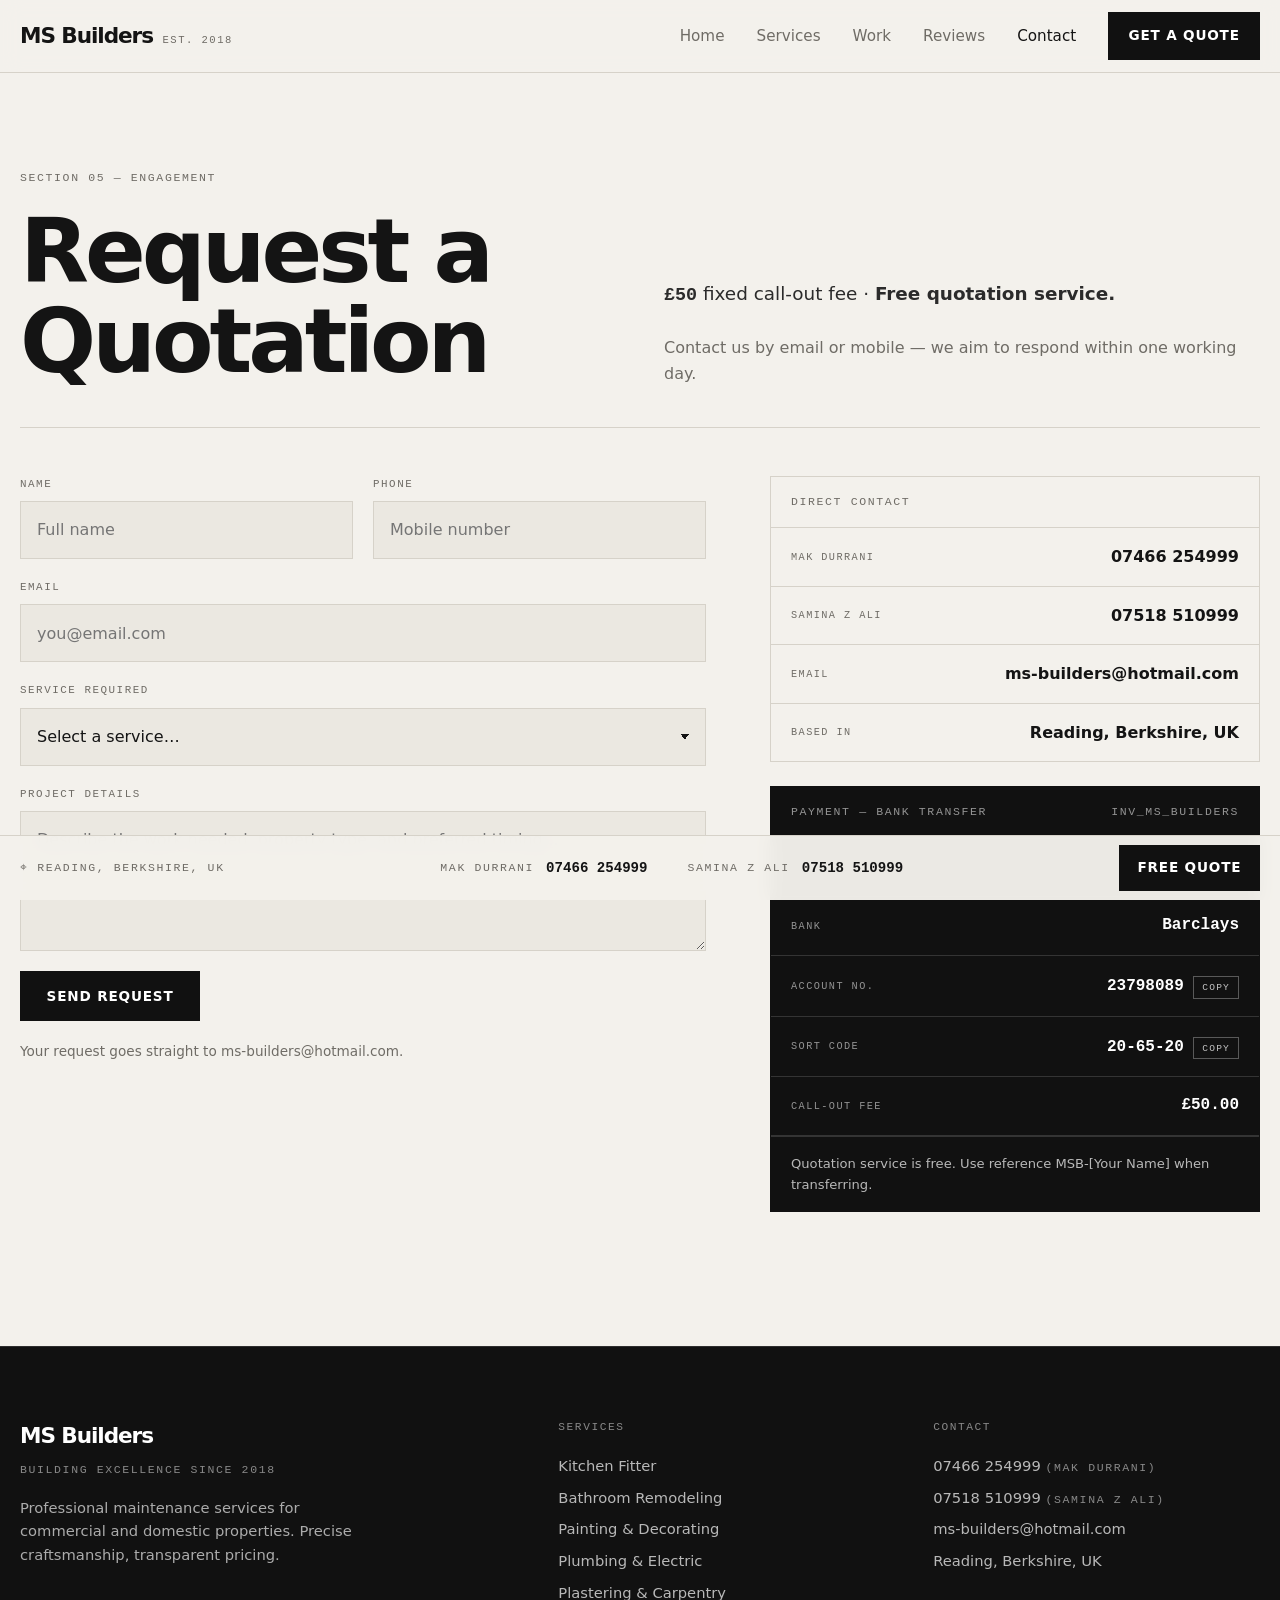
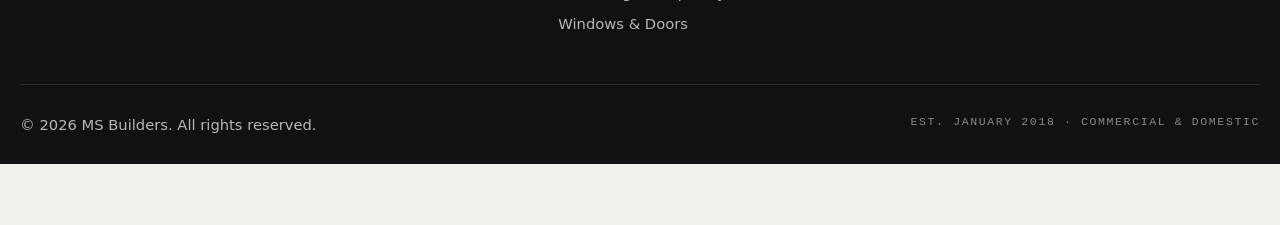
<file: contact.html>
<!DOCTYPE html>
<html lang="en-GB">
<head>
  <meta charset="UTF-8" />
  <meta http-equiv="Content-Security-Policy" content="default-src 'self'; script-src 'self'; style-src 'self' 'unsafe-inline' https://fonts.googleapis.com; font-src https://fonts.gstatic.com; img-src 'self' data: https://media.base44.com; connect-src https://formsubmit.co; form-action 'self' https://formsubmit.co; base-uri 'self'; object-src 'none'; upgrade-insecure-requests" />
  <meta name="referrer" content="strict-origin-when-cross-origin" />
  <meta name="viewport" content="width=device-width, initial-scale=1.0" />
  <title>Contact &amp; Payment — MS Builders | Reading, Berkshire</title>
  <meta name="description" content="Request a free quotation from MS Builders. £50 call-out fee. Contact MAK Durrani on 07466 254999 or Samina Z Ali on 07518 510999." />
  <link rel="preconnect" href="https://fonts.googleapis.com" />
  <link rel="preconnect" href="https://fonts.gstatic.com" crossorigin />
  <link href="https://fonts.googleapis.com/css2?family=Inter:wght@400;500;600&family=Inter+Tight:wght@600;700;800&family=JetBrains+Mono:wght@400;500;600&display=swap" rel="stylesheet" />
  <link rel="stylesheet" href="styles.css?v=4" />
</head>
<body data-page="contact">
  <main>
    <section class="page-head" style="padding-bottom:0">
      <div class="container">
        <div class="contact-intro">
          <div>
            <span class="mono">Section 05 — Engagement</span>
            <h1 style="margin-top:1.25rem">Request a Quotation</h1>
          </div>
          <div>
            <p class="lead"><b>£50</b> fixed call-out fee · <strong>Free quotation service.</strong></p>
            <p class="dim">Contact us by email or mobile — we aim to respond within one working day.</p>
          </div>
        </div>
      </div>
    </section>

    <section style="padding-bottom:110px">
      <div class="container contact-grid">
        <form data-quote-form>
          <div class="row-2">
            <div class="field"><label for="q-name">Name</label><input id="q-name" name="name" placeholder="Full name" required minlength="2" maxlength="80" autocomplete="name" /></div>
            <div class="field"><label for="q-phone">Phone</label><input id="q-phone" name="phone" type="tel" placeholder="Mobile number" required maxlength="20" pattern="[0-9 +\(\)\-]{10,20}" title="Please enter a valid phone number" autocomplete="tel" /></div>
          </div>
          <div class="field"><label for="q-email">Email</label><input id="q-email" name="email" type="email" placeholder="you@email.com" maxlength="120" autocomplete="email" /></div>
          <div class="field"><label for="q-svc">Service required</label><select id="q-svc" name="service" required><option value="">Select a service…</option></select></div>
          <div class="field"><label for="q-msg">Project details</label><textarea id="q-msg" name="message" placeholder="Describe the work needed, property type, and preferred timing…" maxlength="2000"></textarea></div>
          <div><button type="submit" class="btn btn-dark">Send Request</button></div>
          <input type="text" name="_honey" tabindex="-1" autocomplete="off" aria-hidden="true" style="position:absolute;left:-9999px" />
          <p class="form-note">Your request goes straight to ms-builders@hotmail.com.</p>
        </form>

        <aside>
          <div class="side-block">
            <span class="mono">Direct contact</span>
            <a class="side-row" href="tel:+447466254999"><span class="mono">MAK Durrani</span><strong>07466 254999</strong></a>
            <a class="side-row" href="tel:+447518510999"><span class="mono">Samina Z Ali</span><strong>07518 510999</strong></a>
            <a class="side-row" href="mailto:ms-builders@hotmail.com"><span class="mono">Email</span><strong>ms-builders@hotmail.com</strong></a>
            <div class="side-row"><span class="mono">Based in</span><strong>Reading, Berkshire, UK</strong></div>
          </div>

          <div class="side-block bank" id="payment">
            <span class="mono"><span>Payment — Bank transfer</span><span>INV_MS_BUILDERS</span></span>
            <div class="side-row"><span class="mono">Account holder</span><strong>MS Builders</strong></div>
            <div class="side-row"><span class="mono">Bank</span><strong>Barclays</strong></div>
            <div class="side-row"><span class="mono">Account no.</span><span><strong>23798089</strong><button class="copy" data-copy="23798089">Copy</button></span></div>
            <div class="side-row"><span class="mono">Sort code</span><span><strong>20-65-20</strong><button class="copy" data-copy="20-65-20">Copy</button></span></div>
            <div class="side-row"><span class="mono">Call-out fee</span><strong>£50.00</strong></div>
            <p class="bank-note">Quotation service is free. Use reference MSB-[Your Name] when transferring.</p>
          </div>
        </aside>
      </div>
    </section>
  </main>
  <script src="script.js?v=4"></script>
</body>
</html>
</file>
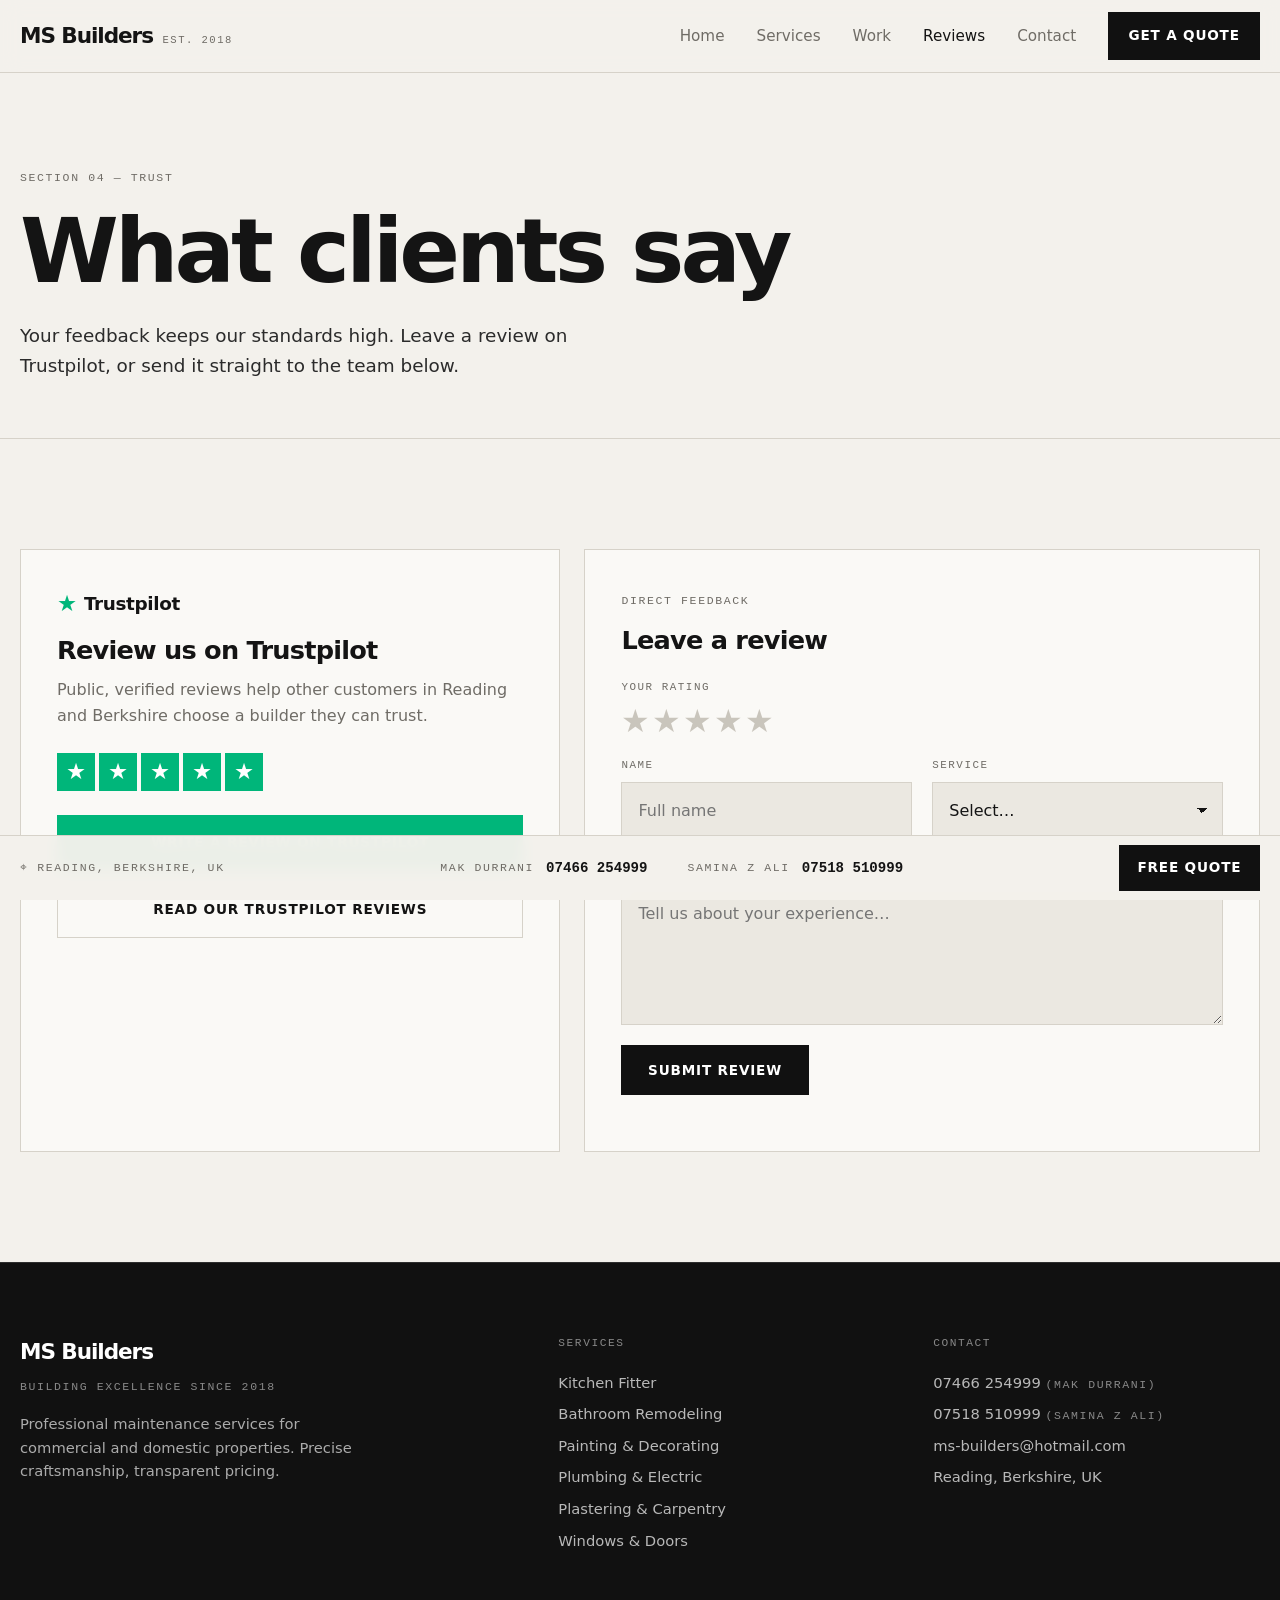
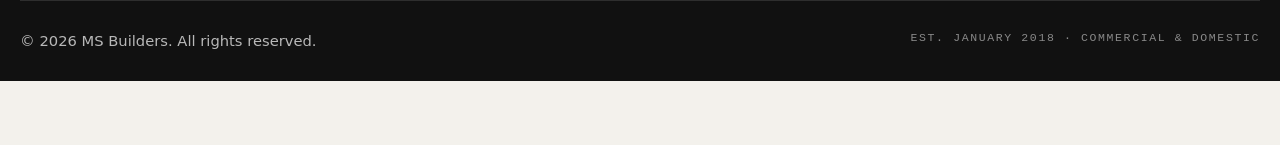
<file: reviews.html>
<!DOCTYPE html>
<html lang="en-GB">
<head>
  <meta charset="UTF-8" />
  <meta http-equiv="Content-Security-Policy" content="default-src 'self'; script-src 'self'; style-src 'self' 'unsafe-inline' https://fonts.googleapis.com; font-src https://fonts.gstatic.com; img-src 'self' data: https://media.base44.com; connect-src https://formsubmit.co; form-action 'self' https://formsubmit.co; base-uri 'self'; object-src 'none'; upgrade-insecure-requests" />
  <meta name="referrer" content="strict-origin-when-cross-origin" />
  <meta name="viewport" content="width=device-width, initial-scale=1.0" />
  <title>Reviews — MS Builders | Reading, Berkshire</title>
  <meta name="description" content="Leave a review for MS Builders on Trustpilot or directly with the team." />
  <link rel="preconnect" href="https://fonts.googleapis.com" />
  <link rel="preconnect" href="https://fonts.gstatic.com" crossorigin />
  <link href="https://fonts.googleapis.com/css2?family=Inter:wght@400;500;600&family=Inter+Tight:wght@600;700;800&family=JetBrains+Mono:wght@400;500;600&display=swap" rel="stylesheet" />
  <link rel="stylesheet" href="styles.css?v=4" />
</head>
<body data-page="reviews">
  <main>
    <section class="page-head">
      <div class="container">
        <span class="mono">Section 04 — Trust</span>
        <h1>What clients say</h1>
        <p class="lead">Your feedback keeps our standards high. Leave a review on Trustpilot, or send it straight to the team below.</p>
      </div>
    </section>

    <section class="section" id="leave">
      <div class="container reviews-grid">
        <div class="card">
          <div class="tp-brand"><i>★</i> Trustpilot</div>
          <h3>Review us on Trustpilot</h3>
          <p>Public, verified reviews help other customers in Reading and Berkshire choose a builder they can trust.</p>
          <div class="tp-stars" aria-hidden="true"><span>★</span><span>★</span><span>★</span><span>★</span><span>★</span></div>
          <div class="tp-actions">
            <a data-trustpilot class="btn btn-tp">Write a review on Trustpilot</a>
            <a data-trustpilot class="btn" style="border-color:var(--line)">Read our Trustpilot reviews</a>
          </div>
        </div>

        <div class="card">
          <span class="mono">Direct feedback</span>
          <h3>Leave a review</h3>
          <form id="reviewForm" style="margin-top:1.5rem">
            <div class="field">
              <label>Your rating</label>
              <div class="star-input" id="starInput" role="radiogroup" aria-label="Rating">
                <button type="button" data-v="1" aria-label="1 star">★</button>
                <button type="button" data-v="2" aria-label="2 stars">★</button>
                <button type="button" data-v="3" aria-label="3 stars">★</button>
                <button type="button" data-v="4" aria-label="4 stars">★</button>
                <button type="button" data-v="5" aria-label="5 stars">★</button>
              </div>
            </div>
            <div class="row-2">
              <div class="field"><label for="rv-name">Name</label><input id="rv-name" name="name" placeholder="Full name" required maxlength="80" /></div>
              <div class="field"><label for="rv-svc">Service</label><select id="rv-svc" name="service"><option value="">Select…</option></select></div>
            </div>
            <div class="field"><label for="rv-text">Your review</label><textarea id="rv-text" name="review" placeholder="Tell us about your experience…" required maxlength="2000"></textarea></div>
            <div><button type="submit" class="btn btn-dark">Submit Review</button></div>
            <p class="form-note" id="reviewNote"></p>
          </form>
        </div>
      </div>
    </section>
  </main>
  <script src="script.js?v=4"></script>
</body>
</html>
</file>
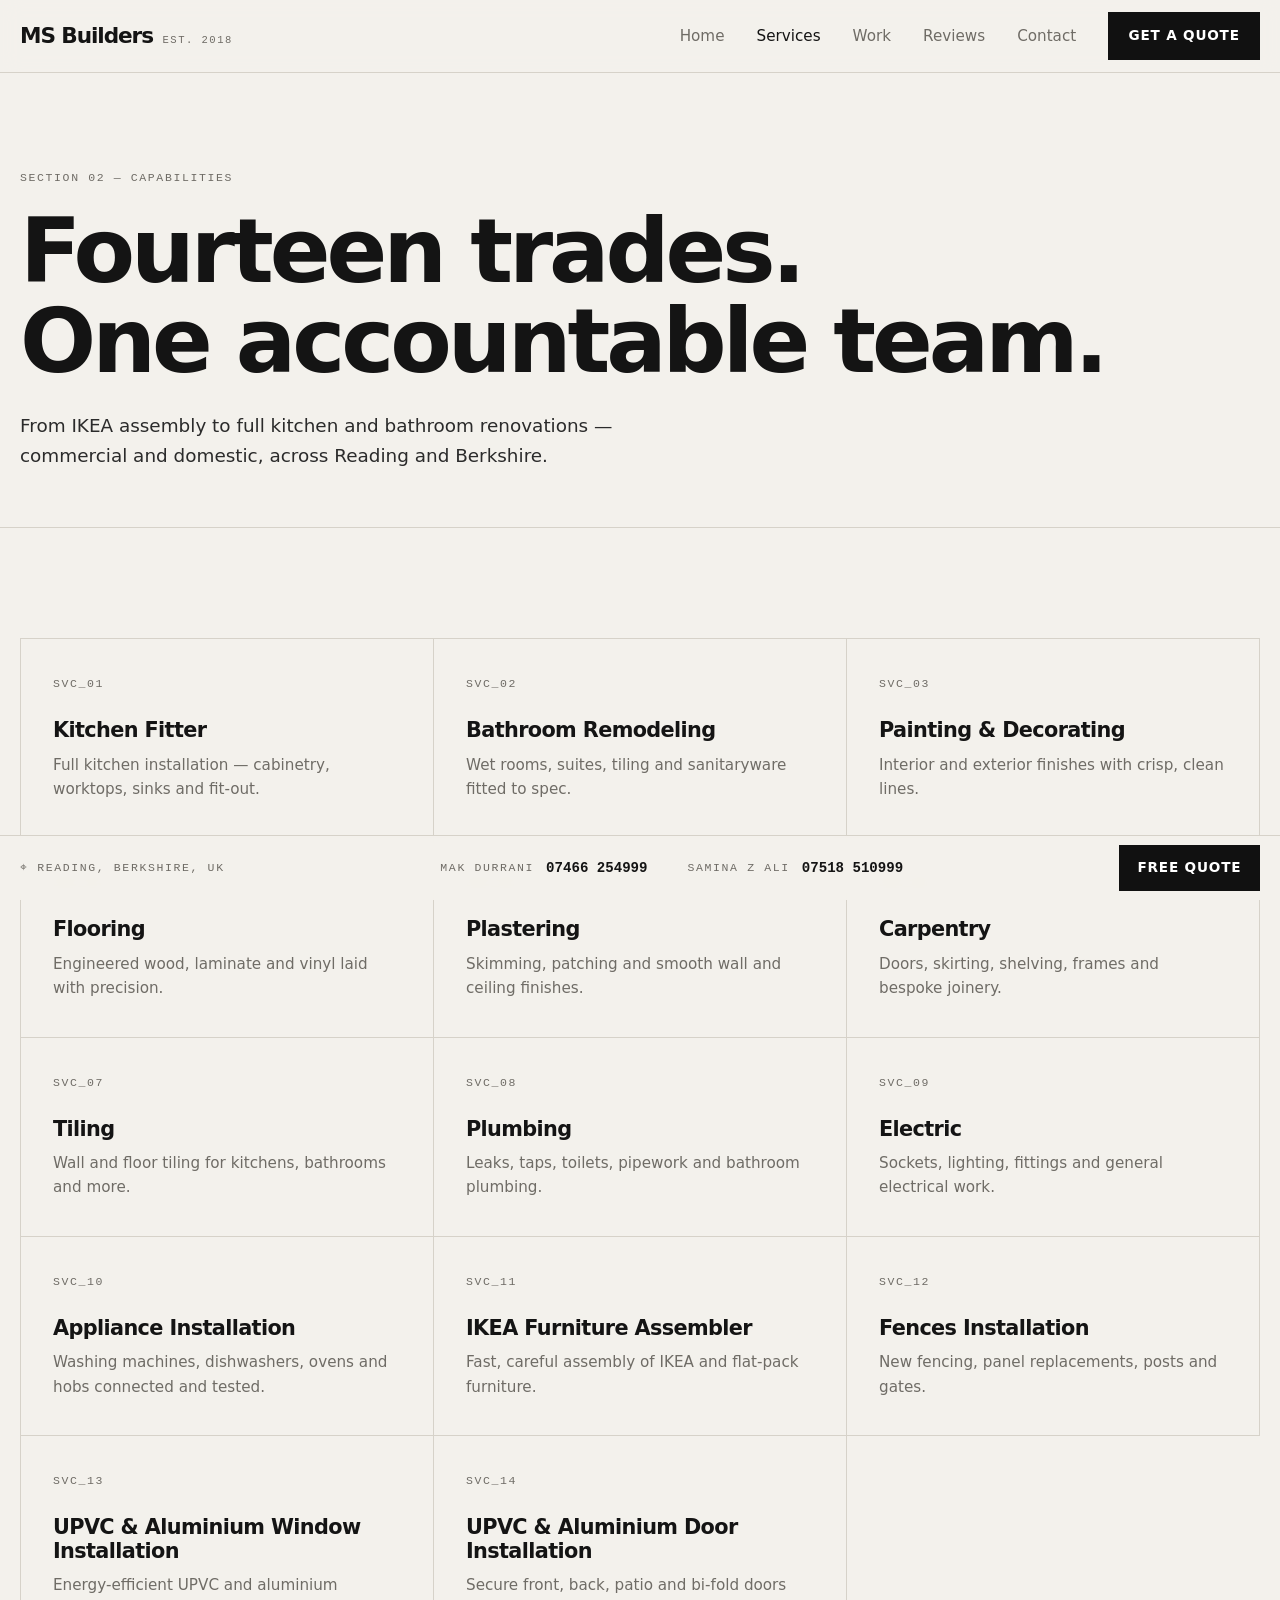
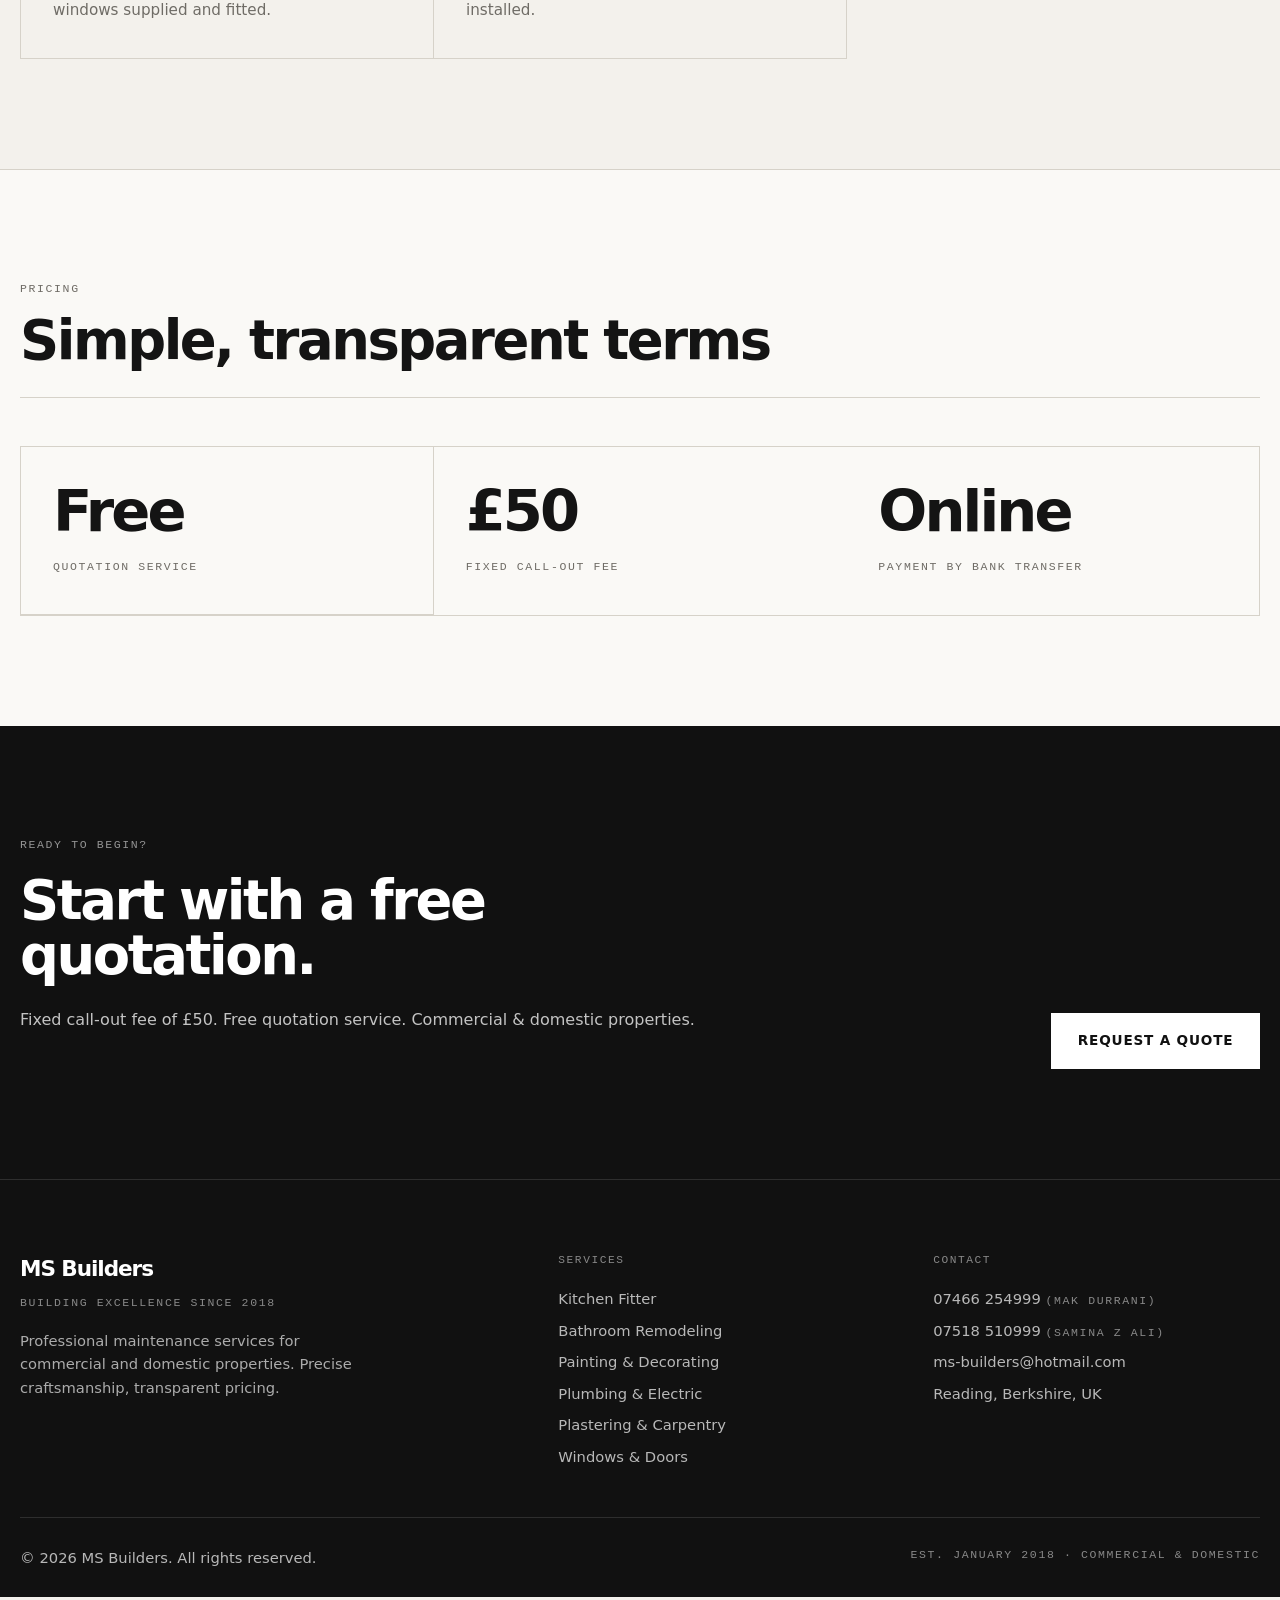
<file: services.html>
<!DOCTYPE html>
<html lang="en-GB">
<head>
  <meta charset="UTF-8" />
  <meta http-equiv="Content-Security-Policy" content="default-src 'self'; script-src 'self'; style-src 'self' 'unsafe-inline' https://fonts.googleapis.com; font-src https://fonts.gstatic.com; img-src 'self' data: https://media.base44.com; connect-src https://formsubmit.co; form-action 'self' https://formsubmit.co; base-uri 'self'; object-src 'none'; upgrade-insecure-requests" />
  <meta name="referrer" content="strict-origin-when-cross-origin" />
  <meta name="viewport" content="width=device-width, initial-scale=1.0" />
  <title>Services — MS Builders | Reading, Berkshire</title>
  <meta name="description" content="Kitchen fitting, bathroom remodeling, painting, flooring, plastering, carpentry, tiling, plumbing, electrics, windows, doors and more in Reading, Berkshire." />
  <link rel="preconnect" href="https://fonts.googleapis.com" />
  <link rel="preconnect" href="https://fonts.gstatic.com" crossorigin />
  <link href="https://fonts.googleapis.com/css2?family=Inter:wght@400;500;600&family=Inter+Tight:wght@600;700;800&family=JetBrains+Mono:wght@400;500;600&display=swap" rel="stylesheet" />
  <link rel="stylesheet" href="styles.css?v=4" />
</head>
<body data-page="services">
  <main>
    <section class="page-head">
      <div class="container">
        <span class="mono">Section 02 — Capabilities</span>
        <h1>Fourteen trades.<br />One accountable team.</h1>
        <p class="lead">From IKEA assembly to full kitchen and bathroom renovations — commercial and domestic, across Reading and Berkshire.</p>
      </div>
    </section>

    <section class="section">
      <div class="container">
        <div class="grid-box three" data-services></div>
      </div>
    </section>

    <section class="section alt">
      <div class="container">
        <div class="section-top">
          <div><span class="mono">Pricing</span><h2>Simple, transparent terms</h2></div>
        </div>
        <div class="stats" style="grid-template-columns:repeat(3,1fr)">
          <div><b>Free</b><span class="mono">Quotation service</span></div>
          <div><b>£50</b><span class="mono">Fixed call-out fee</span></div>
          <div style="border-right:0"><b>Online</b><span class="mono">Payment by bank transfer</span></div>
        </div>
      </div>
    </section>

    <section class="cta">
      <div class="container cta-inner">
        <div>
          <span class="mono">Ready to begin?</span>
          <h2>Start with a free quotation.</h2>
          <p>Fixed call-out fee of £50. Free quotation service. Commercial &amp; domestic properties.</p>
        </div>
        <a href="contact.html" class="btn btn-light">Request a Quote</a>
      </div>
    </section>
  </main>
  <script src="script.js?v=4"></script>
</body>
</html>
</file>
<file: styles.css>
:root {
  --bg: #f3f1ec;
  --bg-2: #ebe8e1;
  --paper: #faf9f6;
  --ink: #141414;
  --ink-2: #2b2b2b;
  --muted: #6f6c66;
  --line: #d6d2c9;
  --dark: #111111;
  --accent: #c2410c;
  --tp: #00b67a;
  --head: "Inter Tight", "Inter", system-ui, sans-serif;
  --body: "Inter", system-ui, sans-serif;
  --mono: "JetBrains Mono", ui-monospace, Menlo, monospace;
}

* { box-sizing: border-box; margin: 0; padding: 0; }
html { scroll-behavior: smooth; }
body { font-family: var(--body); background: var(--bg); color: var(--ink); line-height: 1.6; padding-bottom: 64px; -webkit-font-smoothing: antialiased; }
img { display: block; max-width: 100%; }
a { color: inherit; text-decoration: none; }
.container { width: min(1240px, 100% - 32px); margin-inline: auto; }

h1, h2, h3 { font-family: var(--head); font-weight: 700; letter-spacing: -0.045em; line-height: 1; color: var(--ink); }
h1 { font-size: clamp(2.8rem, 7vw, 5.6rem); }
h2 { font-size: clamp(2rem, 4.4vw, 3.4rem); }
h3 { font-size: 1.3rem; letter-spacing: -0.03em; line-height: 1.15; }
p { color: var(--ink-2); }

.mono { font-family: var(--mono); font-size: .72rem; letter-spacing: .14em; text-transform: uppercase; color: var(--muted); }
.lead { font-size: 1.15rem; line-height: 1.65; }
.dim { color: var(--muted); }

/* Buttons */
.btn { display: inline-flex; align-items: center; justify-content: center; gap: .6rem; padding: 1rem 1.6rem; font-family: var(--body); font-weight: 600; font-size: .85rem; letter-spacing: .06em; text-transform: uppercase; border: 1px solid var(--dark); cursor: pointer; transition: background .2s, color .2s; }
.btn-dark { background: var(--dark); color: #fff; }
.btn-dark:hover { background: #333; }
.btn-light { background: #fff; color: var(--dark); border-color: #fff; }
.btn-light:hover { background: var(--bg); }
.btn-ghost { background: transparent; color: #fff; border-color: rgba(255,255,255,.55); }
.btn-ghost:hover { background: rgba(255,255,255,.12); }
.btn-tp { background: var(--tp); border-color: var(--tp); color: #fff; }
.btn-tp:hover { background: #009966; }
.link-arrow { font-weight: 600; font-size: .8rem; letter-spacing: .08em; text-transform: uppercase; white-space: nowrap; }
.link-arrow:hover { text-decoration: underline; text-underline-offset: 4px; }

/* Header */
.header { position: sticky; top: 0; z-index: 50; background: rgba(243,241,236,.92); backdrop-filter: blur(10px); border-bottom: 1px solid var(--line); }
.header-inner { display: flex; align-items: center; justify-content: space-between; height: 72px; gap: 1rem; }
.logo { display: flex; align-items: baseline; gap: .6rem; }
.logo b { font-family: var(--head); font-size: 1.35rem; letter-spacing: -0.05em; }
.logo span { font-family: var(--mono); font-size: .66rem; letter-spacing: .14em; color: var(--muted); text-transform: uppercase; }
.nav { display: flex; align-items: center; gap: 2rem; }
.nav a:not(.btn) { color: var(--muted); font-size: .95rem; font-weight: 500; transition: color .2s; }
.nav a:not(.btn):hover, .nav a.active { color: var(--ink); }
.nav .btn { padding: .75rem 1.2rem; }
.nav-toggle { display: none; background: none; border: 0; cursor: pointer; padding: 8px; }
.nav-toggle span { display: block; width: 24px; height: 2px; background: var(--ink); margin: 5px 0; transition: .25s; }

/* Hero */
.hero { position: relative; min-height: min(calc(100vh - 72px), 920px); display: flex; align-items: flex-end; color: #fff; overflow: hidden; }
.hero-bg { position: absolute; inset: 0; background-size: cover; background-position: center; transform: scale(1.03); }
.hero::before { content: ""; position: absolute; inset: 0; z-index: 1; background: linear-gradient(180deg, rgba(10,10,10,.55) 0%, rgba(10,10,10,.45) 45%, rgba(10,10,10,.82) 100%); }
.hero-inner { position: relative; z-index: 2; padding: 120px 0 56px; }
.hero .mono { color: rgba(255,255,255,.8); display: flex; align-items: center; gap: 1rem; margin-bottom: 1.5rem; }
.hero .mono::before { content: ""; width: 40px; height: 1px; background: rgba(255,255,255,.7); }
.hero h1 { color: #fff; max-width: 900px; }
.hero p { color: rgba(255,255,255,.88); max-width: 620px; margin: 1.6rem 0 2.2rem; font-size: 1.15rem; }
.hero-actions { display: flex; gap: 1rem; flex-wrap: wrap; }
.hero-contacts { display: grid; grid-template-columns: repeat(4, 1fr); margin-top: 4rem; border: 1px solid rgba(255,255,255,.22); background: rgba(20,20,20,.35); backdrop-filter: blur(6px); }
.hero-contacts > a, .hero-contacts > div { padding: 1.1rem 1.25rem; border-right: 1px solid rgba(255,255,255,.22); }
.hero-contacts > :last-child { border-right: 0; }
.hero-contacts .mono { margin: 0 0 .35rem; color: rgba(255,255,255,.6); font-size: .65rem; }
.hero-contacts .mono::before { display: none; }
.hero-contacts strong { font-family: var(--mono); font-size: .9rem; font-weight: 600; word-break: break-word; }
.hero-contacts a:hover strong { text-decoration: underline; }

/* Sections */
.section { padding: 110px 0; border-top: 1px solid var(--line); }
.section.alt { background: var(--paper); }
.section-top { display: flex; align-items: flex-end; justify-content: space-between; gap: 2rem; padding-bottom: 1.75rem; margin-bottom: 3rem; border-bottom: 1px solid var(--line); }
.section-top .mono { display: block; margin-bottom: 1rem; }
.page-head { padding: 96px 0 56px; }
.page-head .mono { display: block; margin-bottom: 1.25rem; }
.page-head p { max-width: 640px; margin-top: 1.5rem; }

/* Practice */
.practice { display: grid; grid-template-columns: 1.05fr 1fr; gap: 5rem; align-items: start; }
.practice h2 { margin: 1rem 0 1.75rem; }
.practice p + p { margin-top: 1.1rem; }
.stats { display: grid; grid-template-columns: 1fr 1fr; border: 1px solid var(--line); }
.stats div { padding: 2.25rem 2rem; border-right: 1px solid var(--line); border-bottom: 1px solid var(--line); }
.stats div:nth-child(2n) { border-right: 0; }
.stats div:nth-last-child(-n+2) { border-bottom: 0; }
.stats b { display: block; font-family: var(--head); font-size: clamp(2.6rem, 5vw, 3.6rem); letter-spacing: -0.05em; line-height: 1; margin-bottom: .75rem; }

/* Services grid */
.grid-box { display: grid; grid-template-columns: repeat(2, 1fr); border-top: 1px solid var(--line); border-left: 1px solid var(--line); }
.grid-box.three { grid-template-columns: repeat(3, 1fr); }
.svc { padding: 2.25rem 2rem; border-right: 1px solid var(--line); border-bottom: 1px solid var(--line); background: transparent; transition: background .25s; }
.svc:hover { background: var(--paper); }
.section.alt .svc:hover { background: var(--bg); }
.svc .mono { display: block; margin-bottom: 1.6rem; }
.svc h3 { margin-bottom: .6rem; }
.svc p { color: var(--muted); font-size: .95rem; }

/* Before / after */
.ba { position: relative; aspect-ratio: 16 / 9; overflow: hidden; user-select: none; touch-action: none; cursor: ew-resize; background: #222; }
.ba img { position: absolute; inset: 0; width: 100%; height: 100%; object-fit: cover; pointer-events: none; }
.ba .ba-before { clip-path: inset(0 0 0 50%); filter: grayscale(1) contrast(1.05); }
.ba-line { position: absolute; top: 0; bottom: 0; left: 50%; width: 2px; background: #fff; transform: translateX(-1px); pointer-events: none; }
.ba-line::after { content: "⟷"; position: absolute; top: 50%; left: 50%; transform: translate(-50%, -50%); width: 42px; height: 42px; border-radius: 50%; background: #fff; color: var(--ink); display: grid; place-items: center; font-size: 1rem; box-shadow: 0 4px 16px rgba(0,0,0,.25); }
.ba-tag { position: absolute; top: 14px; z-index: 2; font-family: var(--mono); font-size: .65rem; letter-spacing: .14em; padding: .35rem .6rem; background: rgba(17,17,17,.82); color: #fff; pointer-events: none; }
.ba-tag.after { left: 14px; }
.ba-tag.before { right: 14px; }
.project { margin-bottom: 4.5rem; }
.project-meta { display: grid; grid-template-columns: 1.4fr 1fr 1fr 1.6fr; gap: 2rem; padding: 1.75rem 0; border-bottom: 1px solid var(--line); align-items: start; }
.project-meta h3 { font-size: 1.5rem; margin-top: .5rem; }
.project-meta .mono { display: block; margin-bottom: .4rem; }
.project-meta p { font-size: .95rem; }
.project-simple { padding-top: 1.5rem; }
.project-simple h3 { font-size: 1.6rem; margin: .5rem 0 .5rem; }

/* Reviews */
.reviews-grid { display: grid; grid-template-columns: 1fr 1.25fr; gap: 1.5rem; }
.card { background: var(--paper); border: 1px solid var(--line); padding: 2.25rem; }
.section.alt .card { background: var(--bg); }
.card h3 { font-size: 1.6rem; margin: .9rem 0 .75rem; }
.card > p { color: var(--muted); }
.tp-brand { display: flex; align-items: center; gap: .45rem; font-weight: 700; font-size: 1.15rem; letter-spacing: -0.02em; }
.tp-brand i { color: var(--tp); font-style: normal; font-size: 1.4rem; }
.tp-stars { display: flex; gap: 4px; margin: 1.5rem 0; }
.tp-stars span { width: 38px; height: 38px; background: var(--tp); color: #fff; display: grid; place-items: center; font-size: 1.4rem; }
.tp-actions { display: grid; gap: .75rem; }
.star-input { display: flex; gap: 2px; }
.star-input button { background: none; border: 0; font-size: 2rem; color: #c9c5bc; cursor: pointer; line-height: 1; transition: color .15s, transform .15s; }
.star-input button.on { color: var(--ink); }
.star-input button:hover { transform: scale(1.12); }

/* Forms */
form { display: grid; gap: 1.25rem; }
.field { display: grid; gap: .5rem; }
.field label { font-family: var(--mono); font-size: .68rem; letter-spacing: .14em; text-transform: uppercase; color: var(--muted); }
.row-2 { display: grid; grid-template-columns: 1fr 1fr; gap: 1.25rem; }
input, select, textarea { width: 100%; padding: .95rem 1rem; background: var(--bg-2); border: 1px solid var(--line); border-radius: 0; font: inherit; font-size: 1rem; color: var(--ink); appearance: none; }
select { background-image: linear-gradient(45deg, transparent 50%, var(--ink) 50%), linear-gradient(135deg, var(--ink) 50%, transparent 50%); background-position: calc(100% - 20px) 50%, calc(100% - 15px) 50%; background-size: 5px 5px; background-repeat: no-repeat; }
input:focus, select:focus, textarea:focus { outline: none; border-color: var(--ink); background: #fff; }
textarea { resize: vertical; min-height: 140px; }
.form-note { font-size: .85rem; color: var(--muted); }

/* Contact page */
.contact-grid { display: grid; grid-template-columns: 1.4fr 1fr; gap: 4rem; align-items: start; }
.contact-intro { display: grid; grid-template-columns: 1fr 1fr; gap: 3rem; align-items: end; padding-bottom: 2.5rem; border-bottom: 1px solid var(--line); margin-bottom: 3rem; }
.contact-intro p b { font-family: var(--mono); }
.side-block { border: 1px solid var(--line); margin-bottom: 1.5rem; }
.side-block > .mono { display: block; padding: 1rem 1.25rem; border-bottom: 1px solid var(--line); }
.side-row { display: flex; justify-content: space-between; align-items: center; gap: 1rem; padding: 1rem 1.25rem; border-bottom: 1px solid var(--line); }
.side-row:last-child { border-bottom: 0; }
.side-row .mono { font-size: .64rem; }
.side-row strong { font-weight: 600; text-align: right; word-break: break-word; }
.side-row a strong:hover { text-decoration: underline; }
.bank { background: var(--dark); color: #fff; border-color: var(--dark); }
.bank .mono { color: rgba(255,255,255,.55); }
.bank > .mono { display: flex; justify-content: space-between; border-color: rgba(255,255,255,.15); }
.bank .side-row { border-color: rgba(255,255,255,.15); }
.bank strong { font-family: var(--mono); font-size: 1rem; }
.copy { background: transparent; color: rgba(255,255,255,.75); border: 1px solid rgba(255,255,255,.3); font-family: var(--mono); font-size: .6rem; letter-spacing: .12em; padding: .3rem .5rem; margin-left: .6rem; cursor: pointer; text-transform: uppercase; }
.copy:hover { background: #fff; color: var(--ink); }
.bank-note { padding: 1rem 1.25rem; font-size: .82rem; color: rgba(255,255,255,.7); border-top: 1px solid rgba(255,255,255,.15); }

/* CTA band */
.cta { background: var(--dark); color: #fff; padding: 110px 0; }
.cta .mono { color: rgba(255,255,255,.55); display: block; margin-bottom: 1.25rem; }
.cta h2 { color: #fff; max-width: 760px; }
.cta p { color: rgba(255,255,255,.75); margin: 1.5rem 0 2.25rem; }
.cta-inner { display: flex; justify-content: space-between; align-items: flex-end; gap: 2rem; flex-wrap: wrap; }

/* Footer */
.footer { background: var(--dark); color: rgba(255,255,255,.7); border-top: 1px solid rgba(255,255,255,.12); padding: 72px 0 28px; font-size: .92rem; }
.footer-grid { display: grid; grid-template-columns: 1.5fr 1fr 1fr; gap: 3rem; padding-bottom: 3rem; }
.footer .logo b { color: #fff; }
.footer .mono { color: rgba(255,255,255,.5); }
.footer h4 { font-family: var(--mono); font-weight: 500; font-size: .7rem; letter-spacing: .14em; color: rgba(255,255,255,.5); margin-bottom: 1.1rem; }
.footer ul { list-style: none; display: grid; gap: .5rem; }
.footer a:hover { color: #fff; }
.footer p { color: rgba(255,255,255,.65); margin-top: 1rem; max-width: 360px; }
.footer-bottom { display: flex; justify-content: space-between; flex-wrap: wrap; gap: 1rem; padding-top: 1.75rem; border-top: 1px solid rgba(255,255,255,.12); }

/* Fixed contact bar */
.contact-bar { position: fixed; left: 0; right: 0; bottom: 0; z-index: 60; background: rgba(243,241,236,.97); backdrop-filter: blur(8px); border-top: 1px solid var(--line); }
.contact-bar .container { display: flex; align-items: center; justify-content: space-between; gap: 1.5rem; height: 64px; }
.bar-loc { display: flex; align-items: center; gap: .6rem; }
.bar-people { display: flex; gap: 2.5rem; }
.bar-people a { display: flex; align-items: center; gap: .75rem; }
.bar-people b { font-family: var(--mono); font-size: .88rem; }
.bar-people a:hover b { text-decoration: underline; }
.contact-bar .btn { padding: .7rem 1.1rem; }

.toast { position: fixed; left: 50%; bottom: 84px; transform: translate(-50%, 40px); opacity: 0; background: var(--dark); color: #fff; padding: .8rem 1.25rem; font-family: var(--mono); font-size: .78rem; letter-spacing: .06em; transition: .3s; z-index: 80; pointer-events: none; }
.toast.show { transform: translate(-50%, 0); opacity: 1; }

/* Success popup */
.modal { position: fixed; inset: 0; z-index: 100; display: grid; place-items: center; padding: 16px; background: rgba(17,17,17,.55); backdrop-filter: blur(4px); opacity: 0; visibility: hidden; transition: opacity .25s, visibility .25s; }
.modal.open { opacity: 1; visibility: visible; }
.modal-box { width: min(460px, 100%); background: var(--paper); border: 1px solid var(--line); padding: 2.5rem 2rem 2rem; text-align: center; transform: translateY(16px) scale(.97); transition: transform .3s ease; }
.modal.open .modal-box { transform: none; }
.modal-check { width: 64px; height: 64px; margin: 0 auto 1.25rem; border-radius: 50%; background: var(--dark); color: #fff; display: grid; place-items: center; font-size: 1.8rem; }
.modal-box h3 { font-size: 1.9rem; margin: .75rem 0 1rem; }
.modal-box p { margin-bottom: .75rem; }
.modal-box p.dim { font-size: .9rem; }
.modal-box a { text-decoration: underline; text-underline-offset: 3px; }
.modal-box .btn { margin-top: 1rem; min-width: 160px; }

.reveal { opacity: 0; transform: translateY(20px); transition: opacity .7s ease, transform .7s ease; }
.reveal.visible { opacity: 1; transform: none; }

/* Responsive */
@media (max-width: 1024px) {
  .practice, .contact-grid, .reviews-grid, .contact-intro { grid-template-columns: 1fr; gap: 3rem; }
  .grid-box.three { grid-template-columns: repeat(2, 1fr); }
  .project-meta { grid-template-columns: 1fr 1fr; }
  .footer-grid { grid-template-columns: 1fr 1fr; }
  .bar-loc { display: none; }
}
@media (max-width: 860px) {
  .nav-toggle { display: block; }
  .nav { position: absolute; top: 72px; left: 0; right: 0; flex-direction: column; align-items: stretch; gap: 0; background: var(--bg); border-bottom: 1px solid var(--line); padding: .5rem 16px 1.25rem; display: none; }
  .nav.open { display: flex; }
  .nav a:not(.btn) { padding: .9rem 0; border-bottom: 1px solid var(--line); color: var(--ink); }
  .nav .btn { margin-top: 1rem; }
  .nav-toggle[aria-expanded="true"] span:nth-child(1) { transform: translateY(7px) rotate(45deg); }
  .nav-toggle[aria-expanded="true"] span:nth-child(2) { opacity: 0; }
  .nav-toggle[aria-expanded="true"] span:nth-child(3) { transform: translateY(-7px) rotate(-45deg); }
  .hero-contacts { grid-template-columns: 1fr 1fr; }
  .hero-contacts > :nth-child(2) { border-right: 0; }
  .hero-contacts > :nth-child(-n+2) { border-bottom: 1px solid rgba(255,255,255,.22); }
  .contact-bar .btn { display: none; }
}
@media (max-width: 640px) {
  .section { padding: 72px 0; }
  .page-head { padding: 64px 0 40px; }
  .grid-box, .grid-box.three, .row-2, .project-meta, .footer-grid { grid-template-columns: 1fr; }
  .section-top { flex-direction: column; align-items: flex-start; }
  .stats div { padding: 1.5rem 1.25rem; }
  .ba { aspect-ratio: 4 / 3; }
  .card { padding: 1.5rem; }
  .bar-people { gap: 1.25rem; width: 100%; justify-content: space-between; }
  .bar-people .mono { display: none; }
  .hero-inner { padding-top: 80px; }
}
</file>
